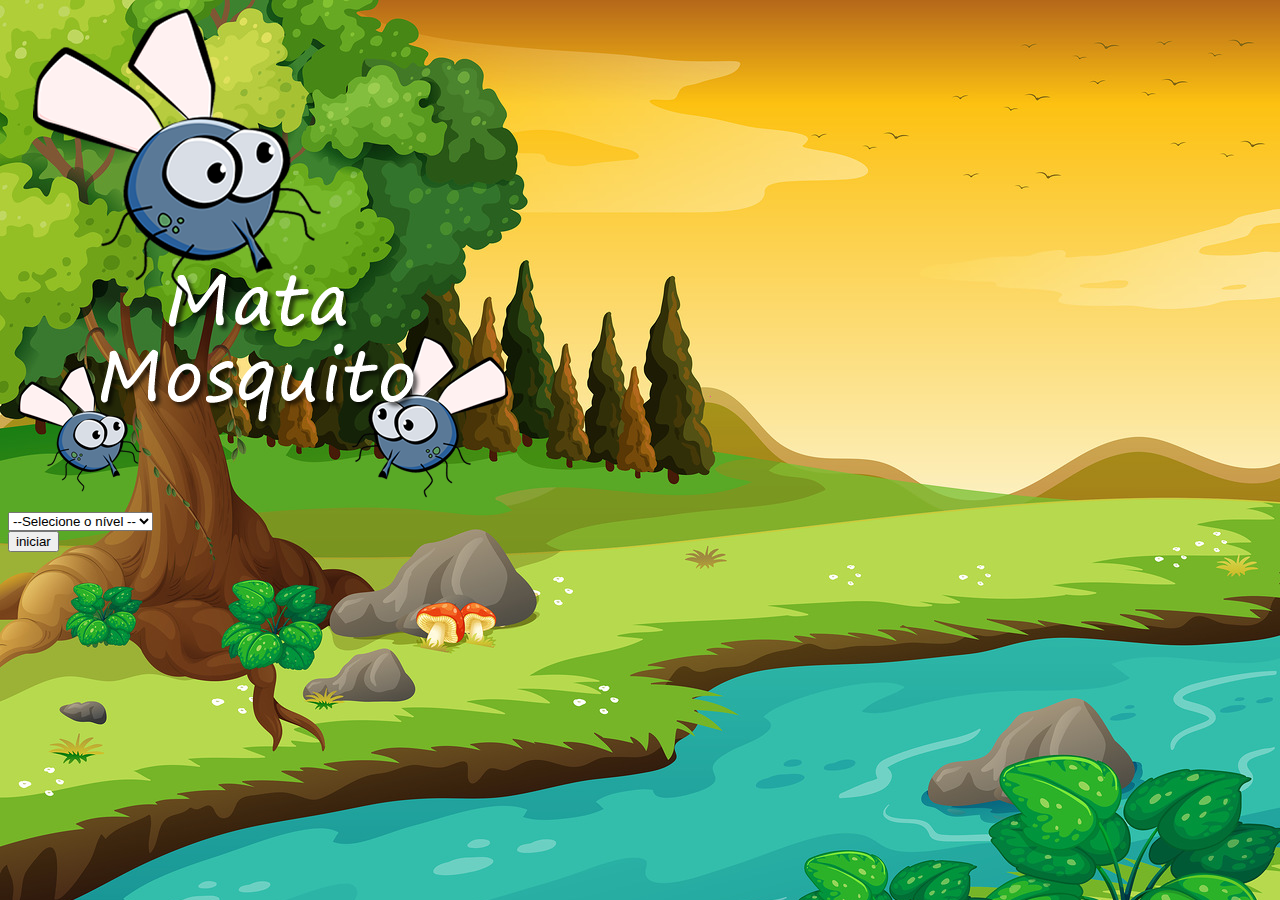
<file: index.html>
<!DOCTYPE html>
<html>
<head>
	<meta charset="utf-8">
	<title></title>
	<link href="https://cdn.jsdelivr.net/npm/bootstrap@5.1.3/dist/css/bootstrap.min.css" rel="stylesheet" integrity="sha384-1BmE4kWBq78iYhFldvKuhfTAU6auU8tT94WrHftjDbrCEXSU1oBoqyl2QvZ6jIW3" crossorigin="anonymous">

	<link rel="stylesheet" href="estilo.css">
	<script>
		function iniciarJogo() {
			var nivel = document.getElementById('nivel').value

			if (nivel === '') {
				alert('Selecione um nível para iniciar o jogo')
				return false
			}

			window.location.href = 'app.html?' + nivel
		}
	</script>
</head>
<body>
	<div class="container">
		<div class="row">
			<div class="col">
				<div class="d-flex justify-content-center">
					<img src="imagens/game.png">
				</div>
			</div>			
		</div>

		<div class="row">
			<div class="col">
				<div class="d-flex justify-content-center">
					<div class="mb-2">
						<select class="form-control" id="nivel">
							<option value="">--Selecione o nível --</option>
							<option value="normal">Normal</option>
							<option value="dificil">Difícil</option>
							<option value="chucknorris">Chuck Norris</option>
						</select>
					</div>
				</div>
			</div>			
		</div>

		<div class="row">
			<div class="col">
				<div class="d-flex justify-content-center">
					<button type="button" class="btn btn-danger btn-lg" onclick="iniciarJogo()">iniciar</button>
				</div>
			</div>			
		</div>							
	</div>
</body>
</html>
</file>
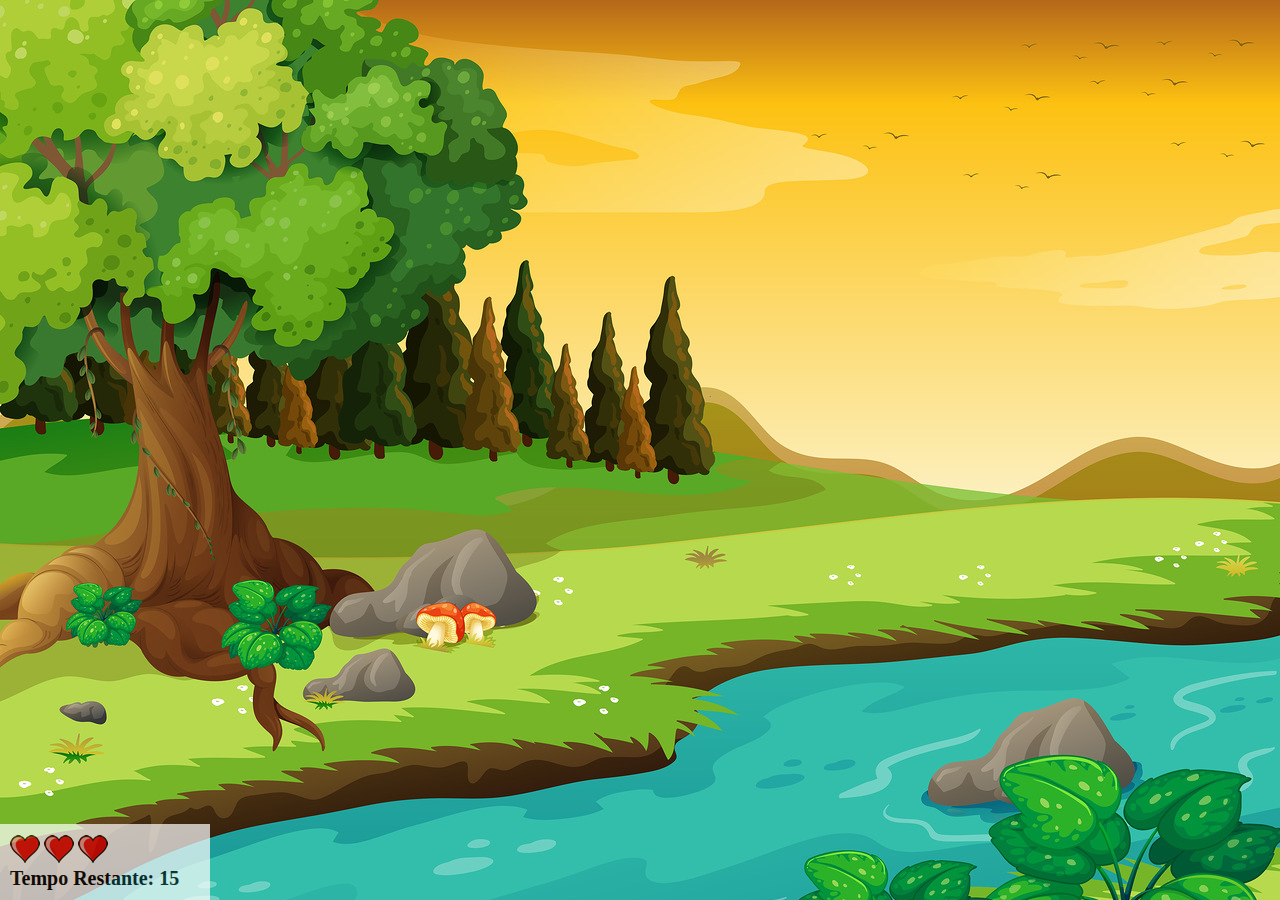
<file: app.html>
<!DOCTYPE html>
<html>
<head>
	<meta charset="utf-8">
	<title>mataMosquito</title>
	<link rel="stylesheet" href="estilo.css"/>
	<script src="jogo.js"></script>
</head>
<body onresize="ajustaTamanhoPalcoJogo()">

	<div class="painel">
		<div class="vidas">
			<img id="v1" src="imagens/coracao_cheio.png">
			<img id="v2" src="imagens/coracao_cheio.png">
			<img id="v3" src="imagens/coracao_cheio.png">
		</div>

		<div class="cronometro">Tempo Restante: <span id="cronometro"></span></div>
	</div>


<script>
	document.getElementById('cronometro').innerHTML = tempo
	
	var criaMosquito = setInterval(function() {
		posicaoRandomica()	
	}, criaMosquitoTempo)
	
</script>
</body>
</html>
</file>
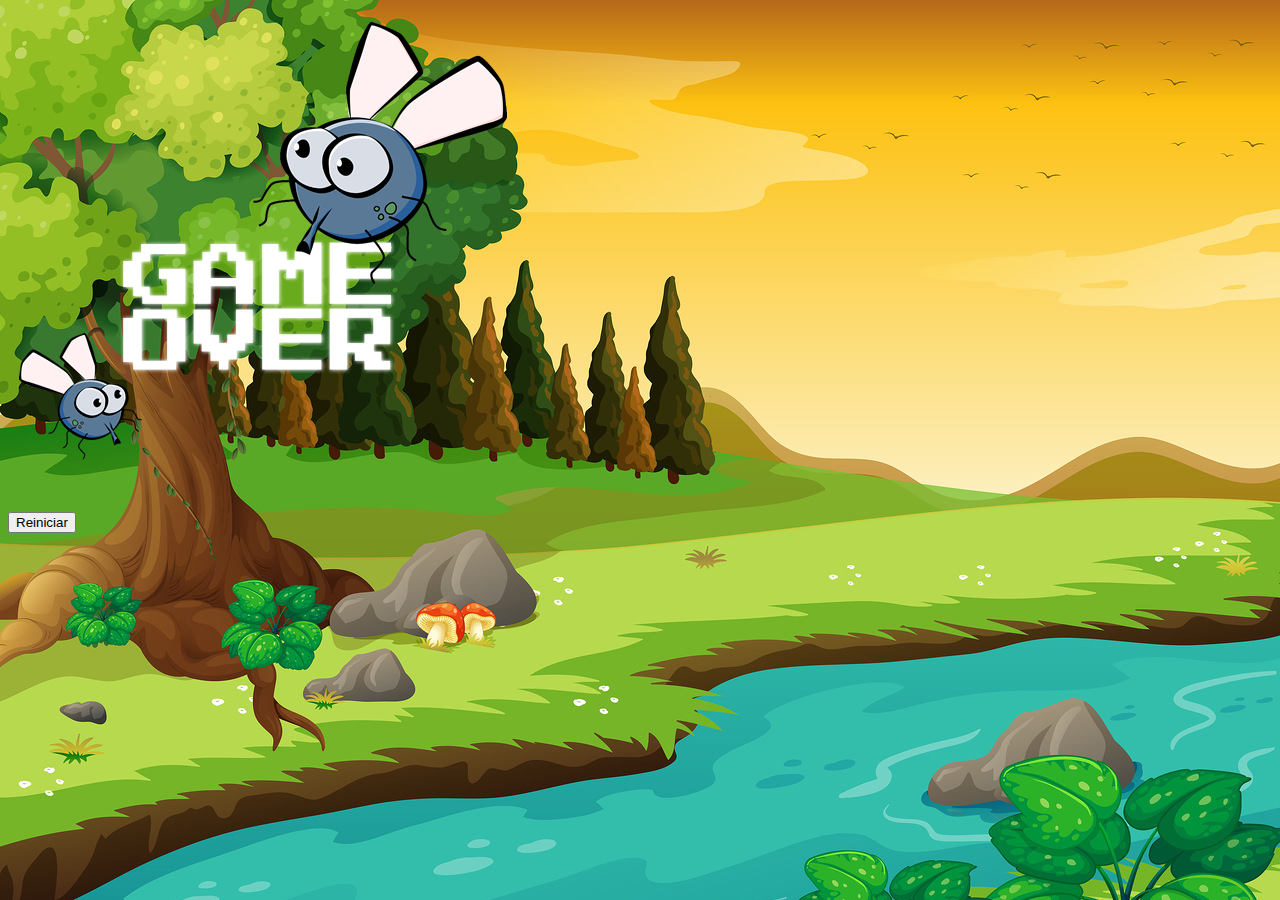
<file: fim_de_jogo.html>
<!DOCTYPE html>
<html>
<head>
	<meta charset="utf-8">
	<title></title>
	<link href="https://cdn.jsdelivr.net/npm/bootstrap@5.1.3/dist/css/bootstrap.min.css" rel="stylesheet" integrity="sha384-1BmE4kWBq78iYhFldvKuhfTAU6auU8tT94WrHftjDbrCEXSU1oBoqyl2QvZ6jIW3" crossorigin="anonymous">

	<link rel="stylesheet" href="estilo.css">
</head>
<body>
	<div class="container">
		<div class="row">
			<div class="col">
				<div class="d-flex justify-content-center">
					<img src="imagens/game_over.png">
				</div>
			</div>			
		</div>

		<div class="row">
			<div class="col">
				<div class="d-flex justify-content-center">
					<button type="button" class="btn btn-dark btn-lg" onclick="window.location.href = 'index.html'">Reiniciar</button>
				</div>
			</div>			
		</div>				
	</div>
</body>
</html>
</file>
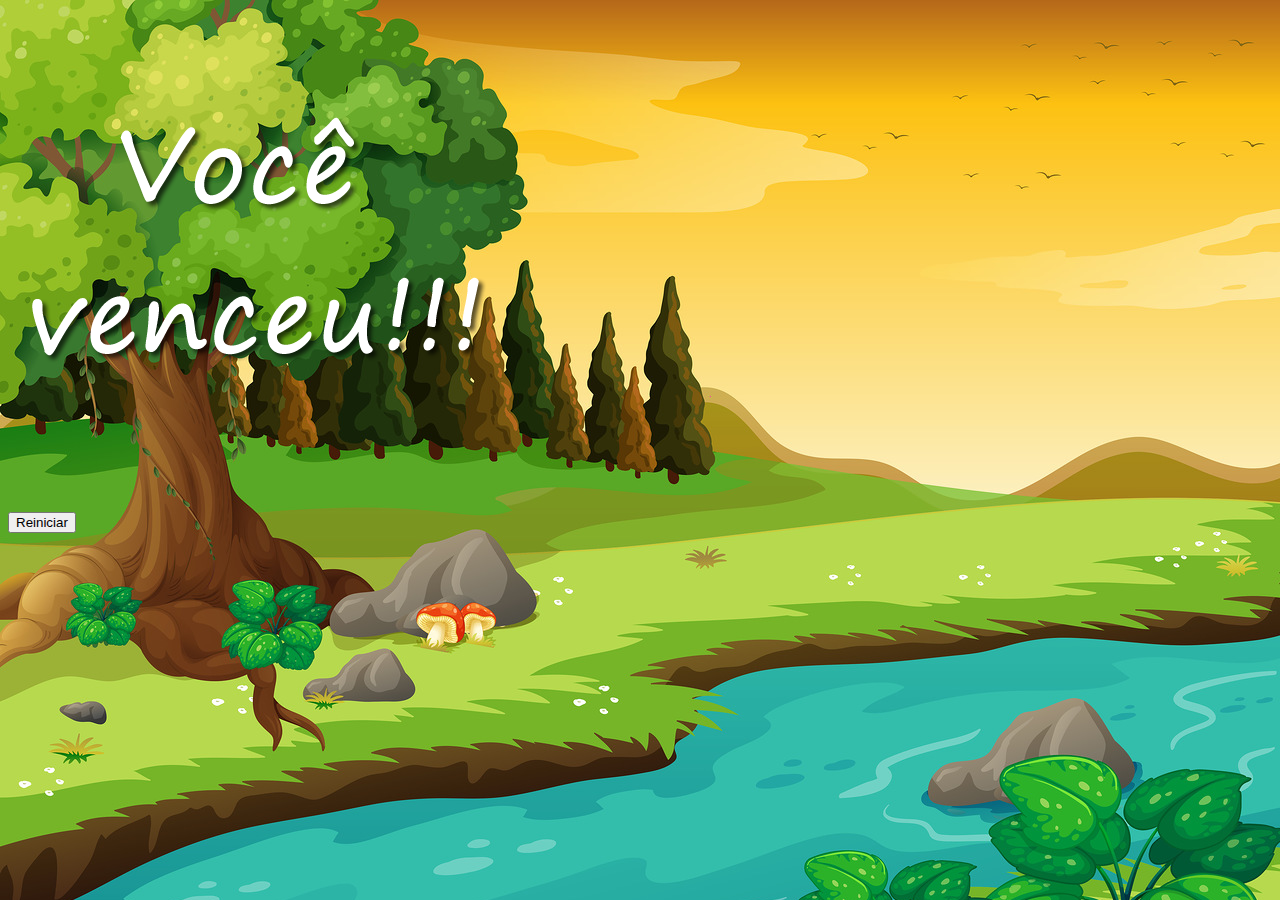
<file: vitoria.html>
<!DOCTYPE html>
<html>
<head>
	<meta charset="utf-8">
	<title></title>
	<link href="https://cdn.jsdelivr.net/npm/bootstrap@5.1.3/dist/css/bootstrap.min.css" rel="stylesheet" integrity="sha384-1BmE4kWBq78iYhFldvKuhfTAU6auU8tT94WrHftjDbrCEXSU1oBoqyl2QvZ6jIW3" crossorigin="anonymous">

	<link rel="stylesheet" href="estilo.css">
</head>
<body>
	<div class="container">
		<div class="row">
			<div class="col">
				<div class="d-flex justify-content-center">
					<img src="imagens/vitoria.png">
				</div>
			</div>			
		</div>

		<div class="row">
			<div class="col">
				<div class="d-flex justify-content-center">
					<button type="button" class="btn btn-dark btn-lg" onclick="window.location.href = 'index.html'">Reiniciar</button>
				</div>
			</div>			
		</div>				
	</div>
</body>
</html>
</file>
<file: estilo.css>
html {
	cursor: url(imagens/mata_mosquito.png) 30 30, auto;
}

body {
	background-image: url(imagens/bg.jpg);
	background-size: cover;
    background-repeat: no-repeat;
}

.mosquito1 {
	width: 50px;
	height: 50px;
}

.mosquito2 {
	width: 70px;
	height: 70px;
}

.mosquito3 {
	width: 90px;
	height: 90px;
}

.ladoB {
	transform: scaleX(-1);
}

.painel {
	position: absolute;
	width: 190px;
	padding: 10px;
	left: 0px;
	bottom: 0px;
	border-top: solid 1px #fff;
	background-color: #fff;
	opacity: 0.7;
}

.vidas {
	float: left;
}

.cronometro {
	float: left;
	font-size: 20px;
	font-weight: bold;
}
</file>
